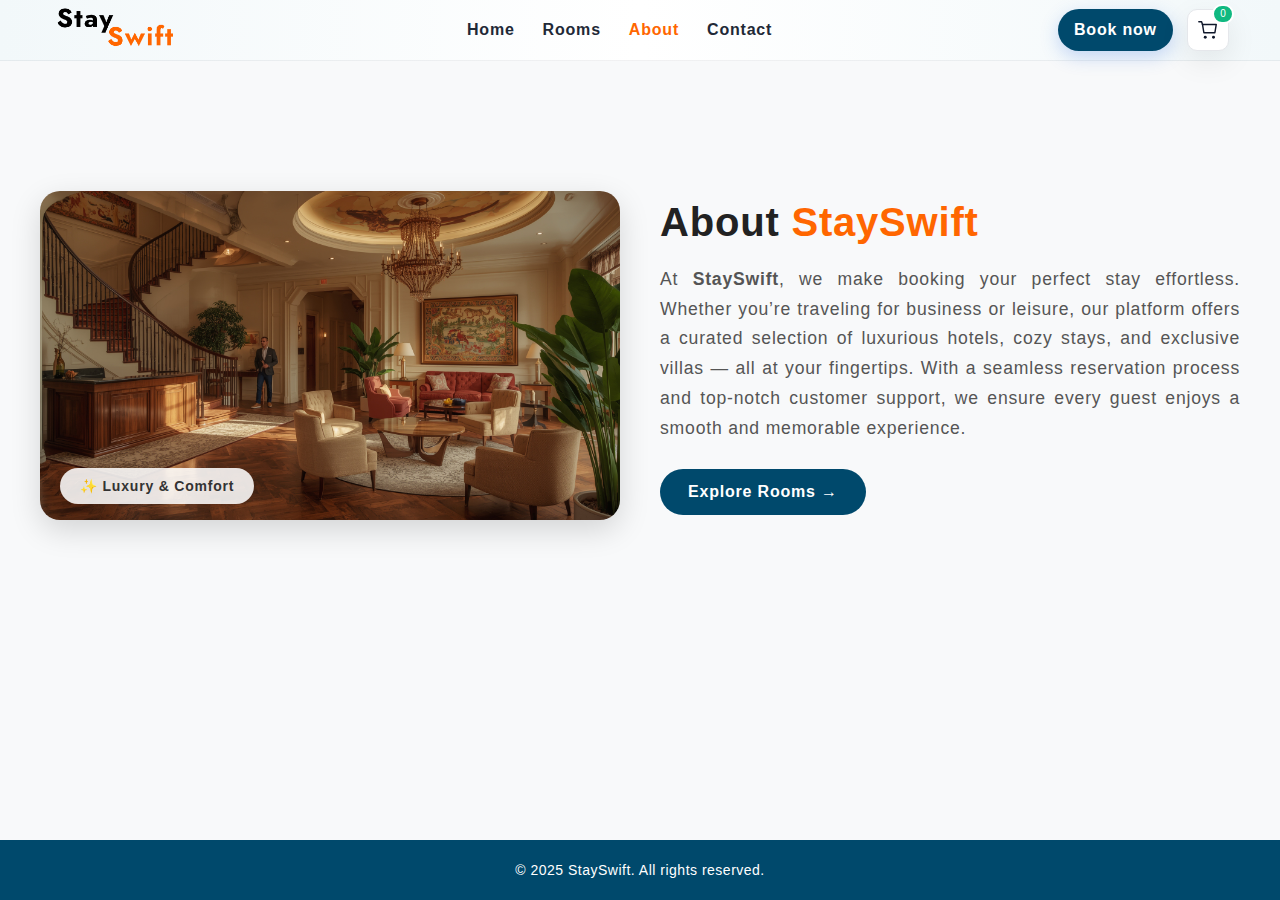
<file: about.html>
<!DOCTYPE html>
<html lang="en">
<head>
    <meta charset="UTF-8">
    <meta name="viewport" content="width=device-width, initial-scale=1.0">
    <title>StaySwift - About</title>
    <link rel="icon" type="image/png" href="Assets/Images/site-logo.png">
    <link rel="stylesheet" href="Css/about.css">
</head>
<body>

    <!-- Top Navbar -->
  <header class="site-header">
    <nav class="navbar container">
      <div class="logo"><img src="Assets/Images/logo.png" alt="logo"></div>

      <ul class="nav-links">
        <li><a href="index.html">Home</a></li>
        <li><a href="rooms.html">Rooms</a></li>
        <li><a href="about.html" class="active">About</a></li>
        <li><a href="contact.html">Contact</a></li>
      </ul>

      <div class="nav-cta">
        <a href="rooms.html" class="btn-book">Book now</a>

        <!-- Cart button -->
        <button class="cart-btn" aria-label="Open cart">
          <!-- cart icon (inline SVG) -->
          <svg class="cart-icon" width="22" height="22" viewBox="0 0 24 24" fill="none" aria-hidden="true">
            <path d="M6 6h15l-1.5 9H7.5L6 6Z" stroke="currentColor" stroke-width="1.6" stroke-linejoin="round"/>
            <path d="M6 6L5 3H2" stroke="currentColor" stroke-width="1.6" stroke-linecap="round" stroke-linejoin="round"/>
            <circle cx="9" cy="20" r="1.6" fill="currentColor"/>
            <circle cx="18" cy="20" r="1.6" fill="currentColor"/>
          </svg>
          <span class="cart-badge" aria-hidden="true">0</span>
        </button>
      </div>
    </nav>
  </header>

    <section id="about">
  <div class="about-container">
    
    <!-- Image -->
    <div class="about-image">
      <img src="Assets/Images/about.jpg" alt="StaySwift Luxury Room">
      <div class="image-badge">✨ Luxury & Comfort</div>
    </div>
    
    <!-- Content -->
    <div class="about-content">
      <h2>About <span>StaySwift</span></h2>
      <p>
        At <strong>StaySwift</strong>, we make booking your perfect stay effortless. Whether you’re traveling for business or leisure, 
        our platform offers a curated selection of luxurious hotels, cozy stays, and exclusive villas — all at your fingertips. 
        With a seamless reservation process and top-notch customer support, we ensure every guest enjoys a smooth and memorable experience.
      </p>
      <a href="rooms.html">Explore Rooms →</a>
    </div>

  </div>
</section>

<div class="footer">
     <footer class="site-footer">
        <p>&copy; 2025 StaySwift. All rights reserved.</p>
     </footer>
   </div>

   <div id="cartPopup" class="popup" style="display: none;">
  <div class="popup-content">
    <span class="close-cart">&times;</span>
    <h2 class="cart-h2">Your Bookings</h2>
    <ul id="cartItems"></ul>
  </div>
</div>

<script src="js/about.js"></script>
<script src="js/cart.js"></script>
</body>
</html>
</file>
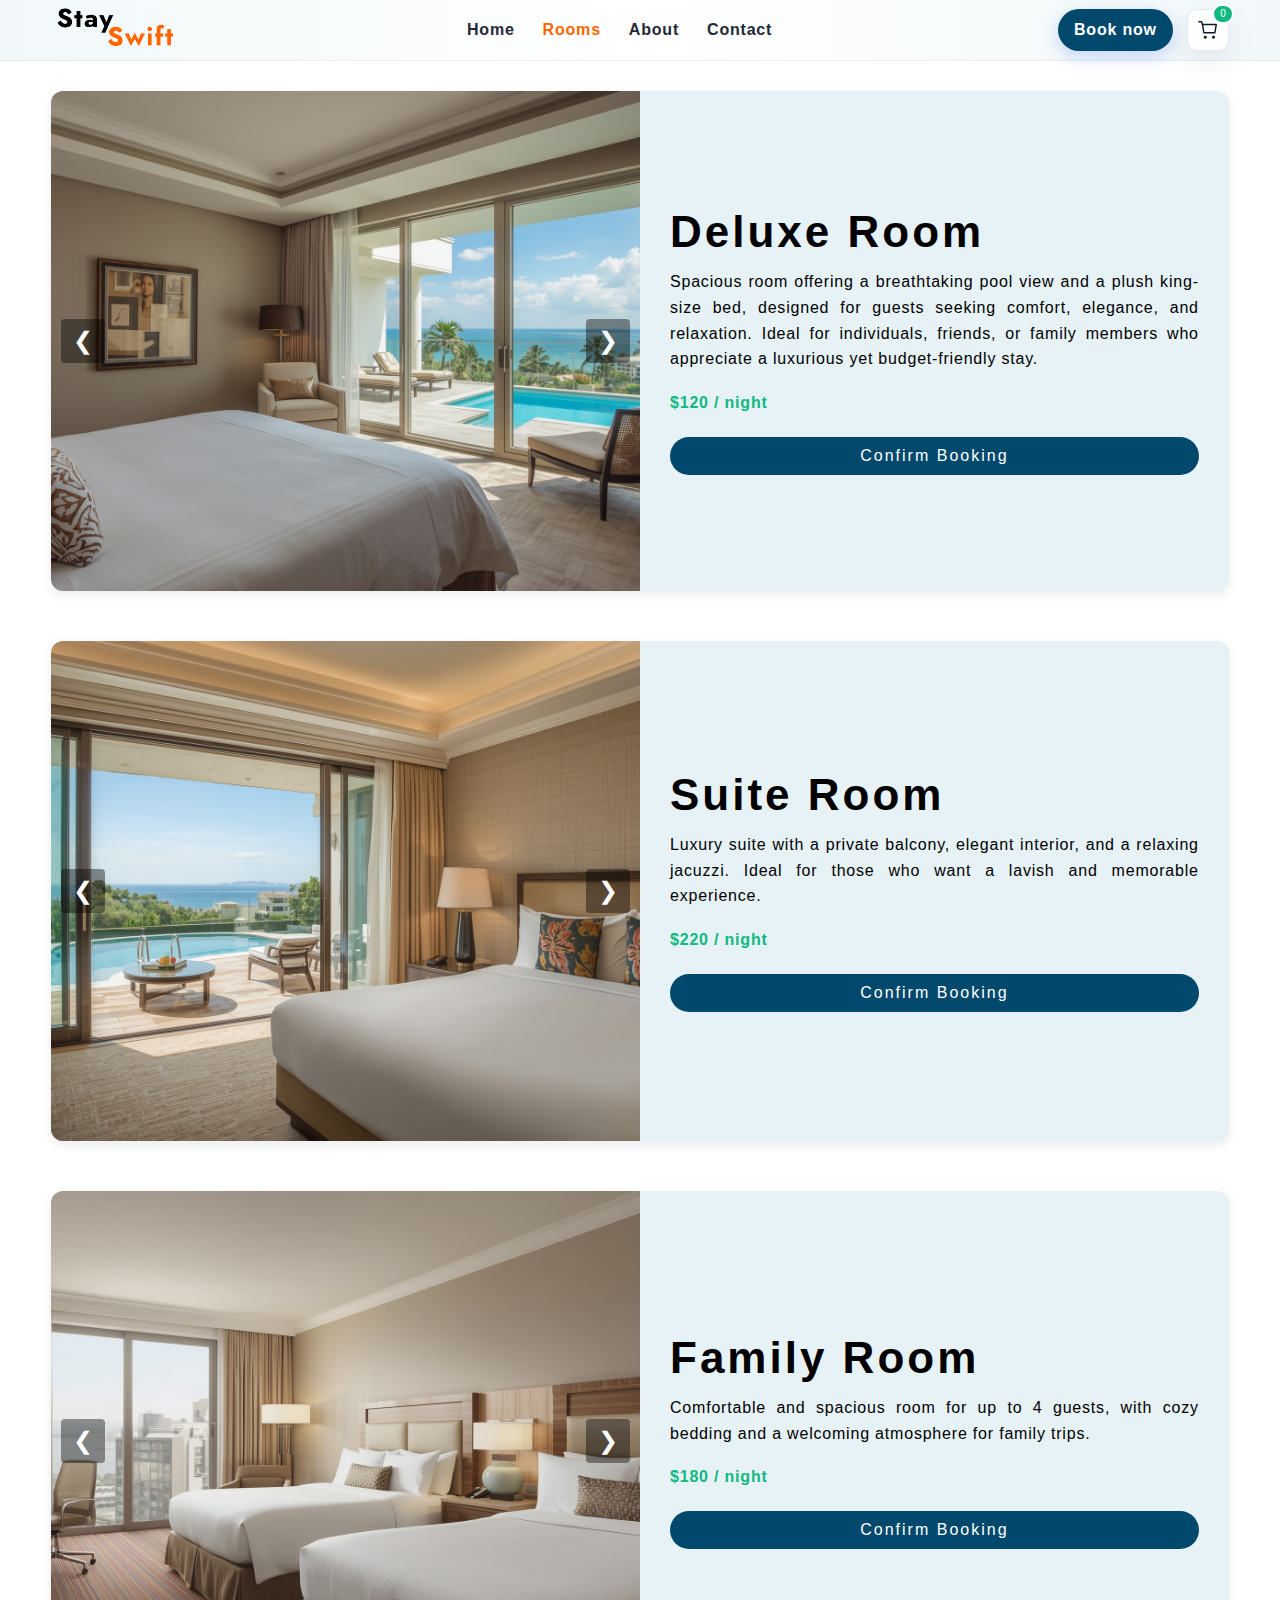
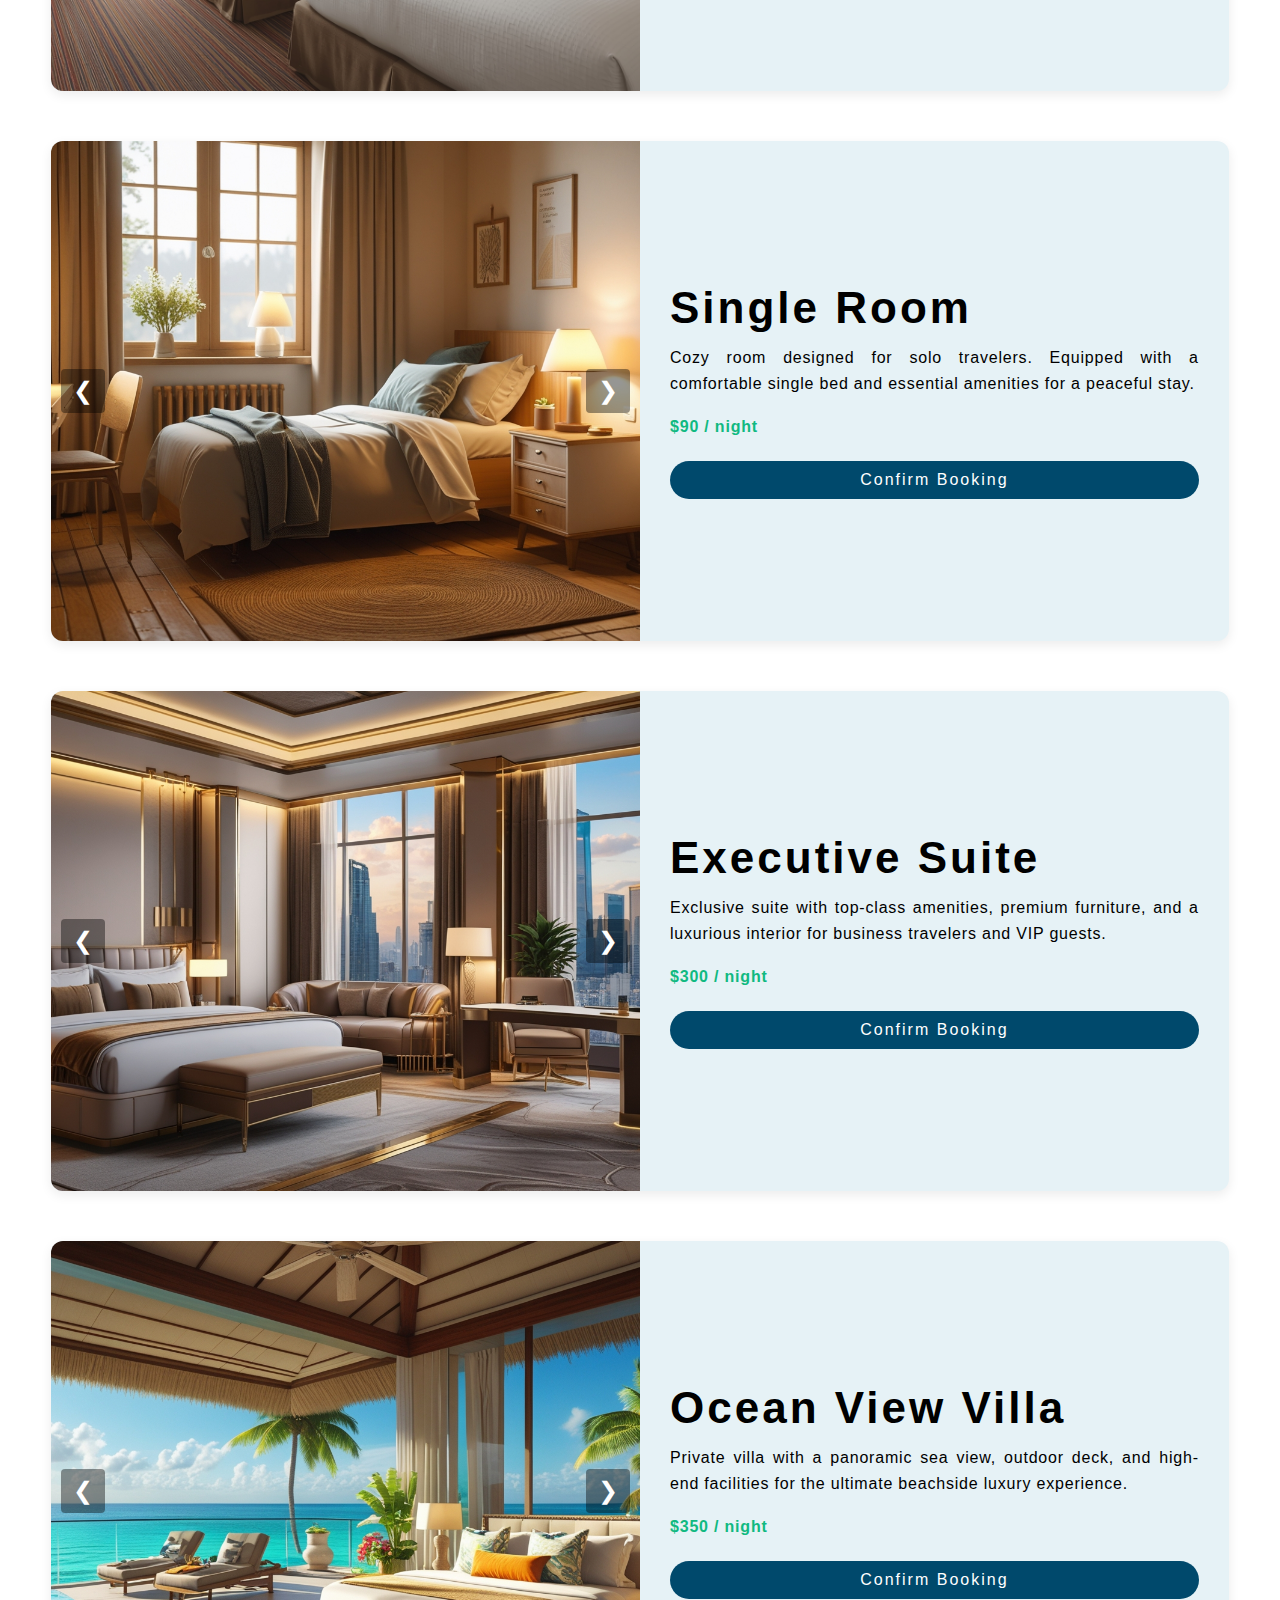
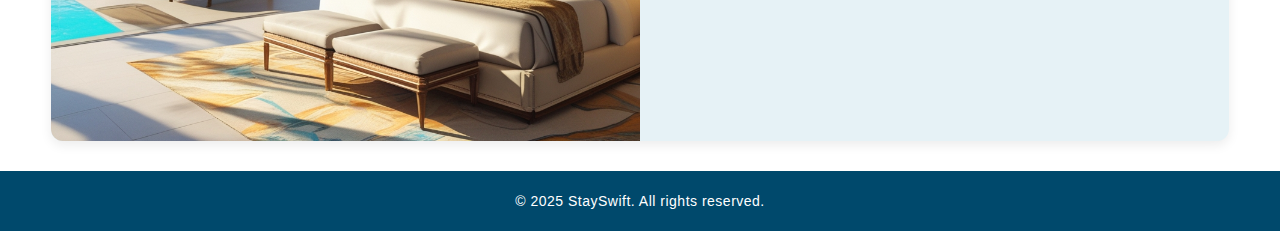
<file: rooms.html>
<!DOCTYPE html>
<html lang="en">
<head>
    <meta charset="UTF-8">
    <meta name="viewport" content="width=device-width, initial-scale=1.0">
    <title>StaySwift - Rooms</title>
    <link rel="icon" type="image/png" href="Assets/Images/site-logo.png">
    <link rel="stylesheet" href="Css/rooms.css"/>
</head>
<body>
      <!-- Top Navbar -->
  <header class="site-header">
    <nav class="navbar container">
      <div class="logo"><img src="Assets/Images/logo.png" alt="logo"></div>

      <ul class="nav-links">
        <li><a href="index.html">Home</a></li>
        <li><a href="rooms.html" class="active">Rooms</a></li>
        <li><a href="about.html">About</a></li>
        <li><a href="contact.html">Contact</a></li>
      </ul>

      <div class="nav-cta">
        <a href="#booking" class="btn-book">Book now</a>

        <!-- Cart button -->
        <button class="cart-btn" aria-label="Open cart">
          <!-- cart icon (inline SVG) -->
          <svg class="cart-icon" width="22" height="22" viewBox="0 0 24 24" fill="none" aria-hidden="true">
            <path d="M6 6h15l-1.5 9H7.5L6 6Z" stroke="currentColor" stroke-width="1.6" stroke-linejoin="round"/>
            <path d="M6 6L5 3H2" stroke="currentColor" stroke-width="1.6" stroke-linecap="round" stroke-linejoin="round"/>
            <circle cx="9" cy="20" r="1.6" fill="currentColor"/>
            <circle cx="18" cy="20" r="1.6" fill="currentColor"/>
          </svg>
          <span class="cart-badge" aria-hidden="true">0</span>
        </button>
      </div>
    </nav>
  </header>

  <div class="rooms container">
    <div class="room-container">

    <!-- Deluxe Room -->
    <div class="room" id="deluxe-room">
        <div class="slider" data-index="0">
            <div class="slide-images">
                <img src="Assets/Images/deluxe room (1).jpg" alt="Deluxe Room 1">
                <img src="Assets/Images/deluxe room (2).jpg" alt="Deluxe Room 2">
                <img src="Assets/Images/deluxe room (3).jpg" alt="Deluxe Room 3">
            </div>
            <button class="slider-arrow left">&#10094;</button>
            <button class="slider-arrow right">&#10095;</button>
        </div>
        <div class="room-content">
            <h2>Deluxe Room</h2>
            <p>Spacious room offering a breathtaking pool view and a plush king-size bed, designed for guests seeking comfort, elegance, and relaxation. Ideal for individuals, friends, or family members who appreciate a luxurious yet budget-friendly stay.</p>
            <div class="price">$120 / night</div>
            <a href="#" class="btn">Confirm Booking</a>
        </div>
    </div>

    <!-- Suite Room -->
    <div class="room" id="suite-room">
        <div class="slider" data-index="0">
            <div class="slide-images">
                <img src="Assets/Images/suite-1.jpg" alt="Suite Room 1">
                <img src="Assets/Images/suite-2.jpg" alt="Suite Room 2">
                <img src="Assets/Images/suite-3.jpg" alt="Suite Room 3">
            </div>
            <button class="slider-arrow left">&#10094;</button>
            <button class="slider-arrow right">&#10095;</button>
        </div>
        <div class="room-content">
            <h2>Suite Room</h2>
            
            <p>Luxury suite with a private balcony, elegant interior, and a relaxing jacuzzi. Ideal for those who want a lavish and memorable experience.</p>
            <div class="price">$220 / night</div>
            <a href="#" class="btn">Confirm Booking</a>
        </div>
    </div>

    <!-- Family Room -->
    <div class="room" id="family-room">
        <div class="slider" data-index="0">
            <div class="slide-images">
                <img src="Assets/Images/family-room (1).jpg" alt="Family Room 1">
                <img src="Assets/Images/family-room (2).jpg" alt="Family Room 2">
                <img src="Assets/Images/family-room (3).jpg" alt="Family Room 3">
            </div>
            <button class="slider-arrow left">&#10094;</button>
            <button class="slider-arrow right">&#10095;</button>
        </div>
        <div class="room-content">
            <h2>Family Room</h2>
            <p>Comfortable and spacious room for up to 4 guests, with cozy bedding and a welcoming atmosphere for family trips.</p>
            <div class="price">$180 / night</div>
            <a href="#" class="btn">Confirm Booking</a>
        </div>
    </div>

    <!-- Single Room -->
    <div class="room" id="single-room">
        <div class="slider" data-index="0">
            <div class="slide-images">
                <img src="Assets/Images/single-room (1).jpg" alt="Single Room 1">
                <img src="Assets/Images/single-room (2).jpg" alt="Single Room 2">
                <img src="Assets/Images/single-room (3).jpg" alt="Single Room 3">
            </div>
            <button class="slider-arrow left">&#10094;</button>
            <button class="slider-arrow right">&#10095;</button>
        </div>
        <div class="room-content">
            <h2>Single Room</h2>
            <p>Cozy room designed for solo travelers. Equipped with a comfortable single bed and essential amenities for a peaceful stay.</p>
            <div class="price">$90 / night</div>
            <a href="#" class="btn">Confirm Booking</a>
        </div>
    </div>

    <!-- Executive Suite -->
    <div class="room" id="executive-suite">
        <div class="slider" data-index="0">
            <div class="slide-images">
                <img src="Assets/Images/executive (1).jpg" alt="Executive Suite 1">
                <img src="Assets/Images/executive (2).jpg" alt="Executive Suite 2">
                <img src="Assets/Images/executive (3).jpg" alt="Executive Suite 3">
            </div>
            <button class="slider-arrow left">&#10094;</button>
            <button class="slider-arrow right">&#10095;</button>
        </div>
        <div class="room-content">
            <h2>Executive Suite</h2>
            <p>Exclusive suite with top-class amenities, premium furniture, and a luxurious interior for business travelers and VIP guests.</p>
            <div class="price">$300 / night</div>
            <a href="#" class="btn">Confirm Booking</a>
        </div>
    </div>

    <!-- Ocean View Villa -->
    <div class="room" id="ocean-villa">
        <div class="slider" data-index="0">
            <div class="slide-images">
                <img src="Assets/Images/villa (1).jpg" alt="Ocean View Villa 1">
                <img src="Assets/Images/villa (2).jpg" alt="Ocean View Villa 2">
                <img src="Assets/Images/villa (3).jpg" alt="Ocean View Villa 3">
            </div>
            <button class="slider-arrow left">&#10094;</button>
            <button class="slider-arrow right">&#10095;</button>
        </div>
        <div class="room-content">
            <h2>Ocean View Villa</h2>
            <p>Private villa with a panoramic sea view, outdoor deck, and high-end facilities for the ultimate beachside luxury experience.</p>
            <div class="price">$350 / night</div>
            <a href="#" class="btn">Confirm Booking</a>
        </div>
    </div>

</div>


</div>

  </div>
  <div class="footer">
     <footer class="site-footer">
        <p>&copy; 2025 StaySwift. All rights reserved.</p>
     </footer>
   </div>


<!-- Booking Popup -->
<div id="bookingPopup" class="popup" style="display: none;">
  <div class="popup-content">
    <span class="close-btn">&times;</span>
    <h2>Confirm Your Booking</h2>
    <form id="bookingForm">
      <label for="name">Name</label>
      <input type="text" id="name" name="name" placeholder="Enter your name" required>

      <label for="phone">Phone</label>
      <input type="tel" id="phone" name="phone" placeholder="Enter your phone number" required>

      <label for="checkin">Check-in</label>
      <input type="date" id="checkin" name="checkin" required>

      <label for="checkout">Check-out</label>
      <input type="date" id="checkout" name="checkout" required>

      <label for="adults">Adults</label>
      <select id="adults" name="adults">
        <option>1</option>
        <option>2</option>
        <option>3</option>
        <option>4</option>
      </select>

      <label for="children">Children</label>
      <select id="children" name="children">
        <option>0</option>
        <option>1</option>
        <option>2</option>
        <option>3</option>
      </select>

      <button type="submit" class="confirm-btn">Confirm</button>
    </form>
  </div>
</div>
<!-- Cart Popup -->
<div id="cartPopup" class="popup" style="display: none;">
  <div class="popup-content">
    <span class="close-cart">&times;</span>
    <h2>Your Bookings</h2>
    <ul id="cartItems"></ul>
  </div>
</div>





  <script src="js/rooms.js"></script>
</body>
</html>
</file>
<file: Css/about.css>
/* About Section Styles */
/* Reset / base */
* { margin: 0; padding: 0; box-sizing: border-box; }
:root {
  --text-dark: #0f172a;     /* slate-900 */
  --text: #1f2937;          /* slate-800 */
  --muted: #6b7280;         /* slate-500 */
  --white: #ffffff;
  --blue: #00496C;
  --blue-dark: #00344D;
  --gold: #f5c542;
  --shadow: 0 10px 30px rgba(0,0,0,.08);
  --radius: 14px;
}
html, body {
   height: 100%;
   margin: 0;
}

body {
  font-family: 'Poppins', sans-serif;
  color: var(--white);
  letter-spacing: 0.05em;
  width: 100%;
  display: flex;
  flex-direction: column;
}

/* Container */
.container { width: 92%; max-width: 1200px; margin: 0 auto; }

/* Header / Navbar */
.site-header {
  background: linear-gradient(to right, #f2f8fa 0%, #ffffff 50%, #f2f8fa 100%);
  border-bottom: 1px solid rgba(15,23,42,.06);
  z-index: 10;
}
.navbar {
  display: flex; 
  align-items: center; 
  justify-content: space-between;
  height: 60px;
}
.logo img{
  width: 130px;
  height: auto;
}

.nav-links { list-style: none; display: flex; gap: 28px; }
.nav-links a {
  color: var(--text); text-decoration: none; font-weight: 700; transition: color .25s ease;
}
.nav-links a:hover { color:#ff6600; }
nav a.active {
  color: #ff6600; /* same as hover color */
}

/* CTA area (Book now + Cart) */
.nav-cta { display: flex; align-items: center; gap: 14px; }

.btn-book {
  display: inline-flex; align-items: center; justify-content: center;
  height: 42px; padding: 0 16px;
  background: var(--blue); color: var(--white);
  border-radius: 999px; font-weight: 600; text-decoration: none;
  box-shadow: 0 6px 18px rgba(45,108,223,.25);
  transition: transform .05s ease, background .2s ease;
}
.btn-book:active { transform: translateY(1px); }
.btn-book:hover { background:var(--blue-dark); }

.cart-btn {
  position: relative;
  width: 42px; height: 42px;
  display: inline-flex; align-items: center; justify-content: center;
  color: var(--text-dark); background: var(--white);
  border: 1px solid #e5e7eb; border-radius: 10px;
  box-shadow: var(--shadow); cursor: pointer;
  transition: transform .05s ease, box-shadow .2s ease;
}
.cart-btn:hover { box-shadow: 0 14px 34px rgba(0,0,0,.10); }
.cart-btn:active { transform: translateY(1px); }
.cart-icon { display: block; }

.cart-badge {
  position: absolute; top: -6px; right: -6px;
  background: #10b981; /* green */
  color: #fff; font-size: 10px; line-height: 1;
  padding: 3px 6px; border-radius: 999px; border: 2px solid #fff;
}



#about {
  background-color: #f8f9fa;
  padding: 80px 0;
  font-family: 'Poppins', sans-serif;
  height: 100vh;
}

.about-container {
  max-width: 1200px;
  margin: auto;
  display: flex;
  flex-wrap: wrap;
  align-items: center;
  gap: 40px;
  padding-top: 50px;
}

.about-image {
  flex: 1;
  min-width: 300px;
  position: relative;
}

.about-image img {
  width: 100%;
  border-radius: 20px;
  box-shadow: 0 10px 30px rgba(0,0,0,0.15);
}

.image-badge {
  position: absolute;
  bottom: 20px;
  left: 20px;
  background: #ffffffdd;
  padding: 10px 20px;
  border-radius: 50px;
  font-size: 14px;
  font-weight: 600;
  color: #333;
}

.about-content {
  flex: 1;
  min-width: 300px;
}

.about-content h2 {
  font-size: 2.5rem;
  margin-bottom: 20px;
  color: #222;
}

.about-content h2 span {
  color: #ff6600;
}

.about-content p {
  color: #555;
  font-size: 1.1rem;
  line-height: 1.7;
  margin-bottom: 25px;
  text-align: justify;
}

.about-content ul {
  list-style: none;
  padding: 0;
  margin-bottom: 30px;
  color: #333;
  font-size: 1rem;
}

.about-content ul li {
  margin-bottom: 8px;
}

.about-content a {
  display: inline-block;
  background: var(--blue);
  color: #fff;
  padding: 14px 28px;
  border-radius: 50px;
  font-weight: 600;
  text-decoration: none;
  transition: background 0.3s ease;
}

.about-content a:hover {
  background: var(--blue-dark);
}

.site-footer {
  height: 60px;
  background-color: var(--blue);
  color: #fff; /* White text */
  display: flex;
  justify-content: center;
  align-items: center;
  font-size: 14px;
  letter-spacing: 0.5px;
}



/* Popup Background */
.popup {
  position: fixed;
  top: 0;
  left: 0;
  width: 100%;
  height: 100%;
  display: none; /* hidden by default */
  justify-content: center;
  align-items: center;
  background: rgba(0, 0, 0, 0.6);
  z-index: 1000;
}

/* Popup Box */
.popup-content {
  background: #fff;
  padding: 20px;
  border-radius: 10px;
  width: 400px;
  max-width: 90%;
  position: relative;
}

/* Close Button */
.close-btn {
  position: absolute;
  top: 10px;
  right: 15px;
  font-size: 24px;
  cursor: pointer;
}




#cartItems {
  list-style: none;
  padding: 0;
  margin-top: 15px;
  max-height: 200px;
  overflow-y: auto;
}
#cartItems li {
  padding: 8px;
  border-bottom: 1px solid #eee;
  font-size: 14px;
  color: #333;
}
.close-cart {
  position: absolute;
  top: 10px;
  right: 15px;
  font-size: 24px;
  font-weight: bold;
  cursor: pointer;
  color: #333;
}
.cancel-btn {
  background: #e63946;
  color: #fff;
  border: none;
  padding: 5px 10px;
  border-radius: 6px;
  cursor: pointer;
  font-size: 12px;
  transition: background 0.2s ease;
}

.cancel-btn:hover {
  background: #b91c1c;
}
.cart-h2{
  text-align: center;
  color: #00496C;
}
</file>
<file: Css/rooms.css>
/* Reset / base */
* { margin: 0; padding: 0; box-sizing: border-box; }
:root {
  --text-dark: #0f172a;     /* slate-900 */
  --text: #1f2937;          /* slate-800 */
  --muted: #6b7280;         /* slate-500 */
  --white: #ffffff;
  --blue: #00496C;
  --blue-dark: #00344D;
  --gold: #f5c542;
  --shadow: 0 10px 30px rgba(0,0,0,.08);
  --radius: 14px;
}
html, body {
   height: 100%;
   margin: 0;
}

body {
  font-family: 'Poppins', sans-serif;
  color: var(--white);
  letter-spacing: 0.05em;
  width: 100%;
  display: flex;
  flex-direction: column;
}

/* Container */
.container { width: 92%; max-width: 1200px; margin: 0 auto; }

/* Header / Navbar */
.site-header {
  background: linear-gradient(to right, #f2f8fa 0%, #ffffff 50%, #f2f8fa 100%);
  border-bottom: 1px solid rgba(15,23,42,.06);
  z-index: 10;
}
.navbar {
  display: flex; 
  align-items: center; 
  justify-content: space-between;
  height: 60px;
}
.logo img{
  width: 130px;
  height: auto;
}

.nav-links { list-style: none; display: flex; gap: 28px; }
.nav-links a {
  color: var(--text); text-decoration: none; font-weight: 700; transition: color .25s ease;
}
.nav-links a:hover { color:#ff6600; }
nav a.active {
  color: #ff6600; /* same as hover color */
}

/* CTA area (Book now + Cart) */
.nav-cta { display: flex; align-items: center; gap: 14px; }

.btn-book {
  display: inline-flex; align-items: center; justify-content: center;
  height: 42px; padding: 0 16px;
  background: var(--blue); color: var(--white);
  border-radius: 999px; text-decoration: none;
  box-shadow: 0 6px 18px rgba(45,108,223,.25);
  transition: transform .05s ease, background .2s ease; font-weight: 600;
}
.btn-book:active { transform: translateY(1px); }
.btn-book:hover { background:var(--blue-dark); }

.cart-btn {
  position: relative;
  width: 42px; height: 42px;
  display: inline-flex; align-items: center; justify-content: center;
  color: var(--text-dark); background: var(--white);
  border: 1px solid #e5e7eb; border-radius: 10px;
  box-shadow: var(--shadow); cursor: pointer;
  transition: transform .05s ease, box-shadow .2s ease;
}
.cart-btn:hover { box-shadow: 0 14px 34px rgba(0,0,0,.10); }
.cart-btn:active { transform: translateY(1px); }
.cart-icon { display: block; }

.cart-badge {
  position: absolute; top: -6px; right: -6px;
  background: #10b981; /* green */
  color: #fff; font-size: 10px; line-height: 1;
  padding: 3px 6px; border-radius: 999px; border: 2px solid #fff;
}

.room-container {
    display: flex;
    flex-direction: column;
    gap: 50px;
    padding-top: 30px;
    padding-bottom: 30px;
    max-width: 1200px;
    margin: auto;
}
.room {
    display: flex;
    background:#E6F2F6;
    border-radius: 12px;
    overflow: hidden;
    box-shadow: 0 4px 12px rgba(0,0,0,0.08);
    flex-wrap: wrap;
    height: 500px;
}
.room-content {
    padding: 30px;
    flex: 1;
    display: flex;
    flex-direction: column;
    justify-content: center;
}
.room-content h2 {
    margin-top: 0;
    padding-bottom: 12px;
    font-size: 44px;
    color: #000000;
    letter-spacing: 3px;
}
.price {
    font-size: 16px;
    color: #10B981;
    margin: 10px 0;
    font-weight: bold;
}
.room-content p {
    line-height: 1.6;
    text-align: justify;
    padding-bottom: 12px;
    color: #000000;
}
.btn {
    display: inline-block;
    margin-top: 15px;
    padding: 10px 20px;
    background: var(--blue);
    color: #fff;
    border-radius: 25px;
    text-decoration: none;
    transition: background 0.3s ease;
    text-align: center;
    letter-spacing: 2px;
}
.btn:hover {
    background: var(--blue-dark);
}
@media (max-width: 768px) {
    .room {
        flex-direction: column;
    }
}

/* Slider Styles */
.slider {
    position: relative;
    width: 50%;
    overflow: hidden;
    height: 100%; /* match the .room height */
    display: flex;
    align-items: center; /* vertically center image inside slider */
}
.slide-images {
    display: flex;
    transition: transform 0.5s ease-in-out;
    height: 100%;
}
.slide-images img {
    width: 100%;
    flex-shrink: 0;
    height: 100%;
    object-fit: cover;
}
.slider-arrow {
    position: absolute;
    top: 50%;
    transform: translateY(-50%);
    font-size: 24px;
    background: rgba(0, 0, 0, 0.4);
    color: white;
    border: none;
    padding: 8px 12px;
    cursor: pointer;
    border-radius: 4px;
    z-index: 10;
}
.slider-arrow.left {
    left: 10px;
}
.slider-arrow.right {
    right: 10px;
}
.slider-arrow:hover {
    background: rgba(0, 0, 0, 0.6);
}
.site-footer {
  height: 60px;
  background-color: var(--blue);
  color: #fff; /* White text */
  display: flex;
  justify-content: center;
  align-items: center;
  font-size: 14px;
  letter-spacing: 0.5px;
}

/* Popup styles */
.popup {
  display: none; 
  position: fixed;
  top: 0; left: 0;
  width: 100%; height: 100%;
  background: rgba(0,0,0,0.6);
  display: flex;
  justify-content: center;
  align-items: center;
  z-index: 1000;
}

.popup-content {
  background: #fff;
  padding: 25px;
  border-radius: 14px;
  width: 350px;
  max-width: 90%;
  box-shadow: 0 10px 30px rgba(0,0,0,.2);
}

.popup-content h2 {
  margin-bottom: 15px;
  text-align: center;
  color: #00496C;
}

.popup-content label {
  display: block;
  margin-top: 10px;
  color: #333;
  font-size: 14px;
}

.popup-content input,
.popup-content select {
  width: 100%;
  padding: 10px;
  margin-top: 5px;
  border-radius: 8px;
  border: 1px solid #ccc;
  font-size: 14px;
}

.confirm-btn {
  width: 100%;
  margin-top: 20px;
  padding: 12px;
  background: #00496C;
  color: #fff;
  border: none;
  border-radius: 25px;
  font-size: 16px;
  cursor: pointer;
}

.confirm-btn:hover {
  background: #00344D;
}

.close-btn {
  float: right;
  font-size: 24px;
  cursor: pointer;
  color: #333;
}





/* Popup Background */
.popup {
  position: fixed;
  top: 0;
  left: 0;
  width: 100%;
  height: 100%;
  display: none; /* hidden by default */
  justify-content: center;
  align-items: center;
  background: rgba(0, 0, 0, 0.6);
  z-index: 1000;
}

/* Popup Box */
.popup-content {
  background: #fff;
  padding: 20px;
  border-radius: 10px;
  width: 400px;
  max-width: 90%;
  position: relative;
}

/* Close Button */
.close-btn {
  position: absolute;
  top: 10px;
  right: 15px;
  font-size: 24px;
  cursor: pointer;
}




#cartItems {
  list-style: none;
  padding: 0;
  margin-top: 15px;
  max-height: 200px;
  overflow-y: auto;
}
#cartItems li {
  padding: 8px;
  border-bottom: 1px solid #eee;
  font-size: 14px;
  color: #333;
}
.close-cart {
  position: absolute;
  top: 10px;
  right: 15px;
  font-size: 24px;
  font-weight: bold;
  cursor: pointer;
  color: #333;
}
.cancel-btn {
  background: #e63946;
  color: #fff;
  border: none;
  padding: 5px 10px;
  border-radius: 6px;
  cursor: pointer;
  font-size: 12px;
  transition: background 0.2s ease;
}

.cancel-btn:hover {
  background: #b91c1c;
}
</file>
